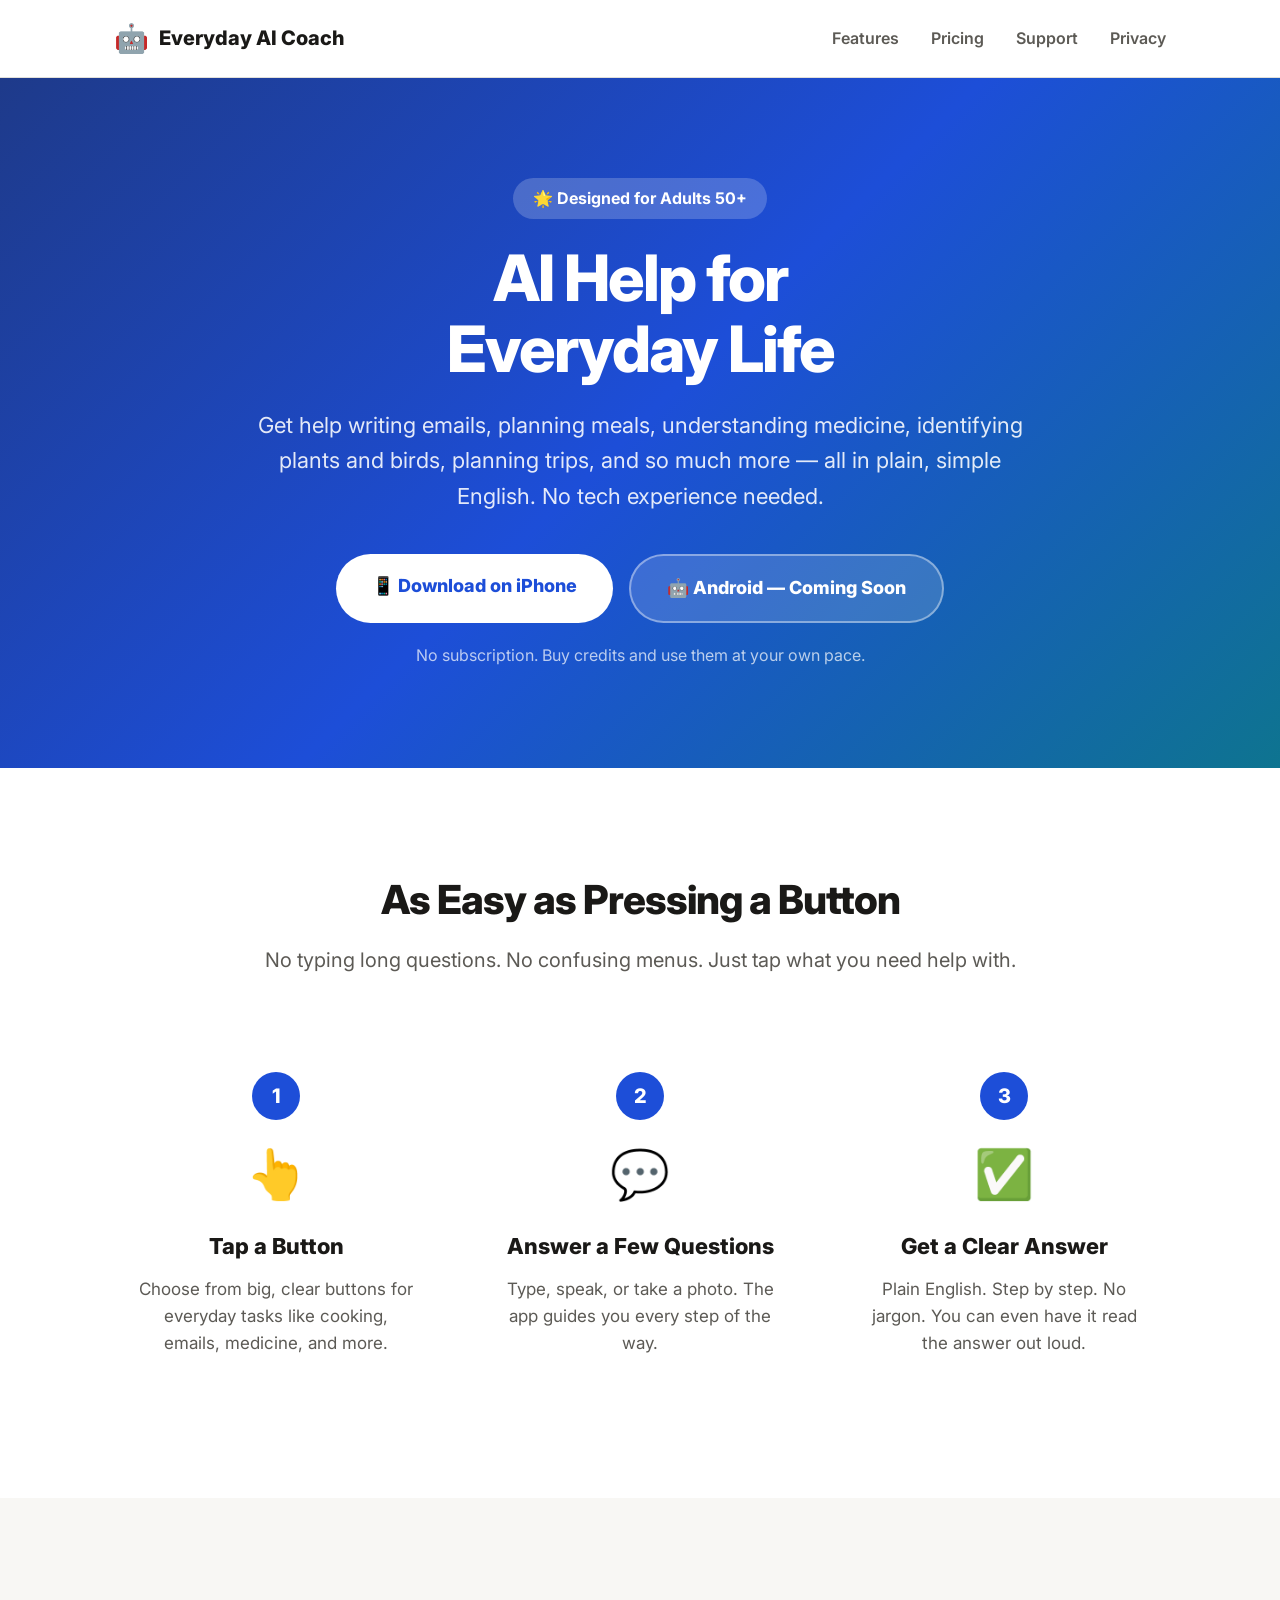
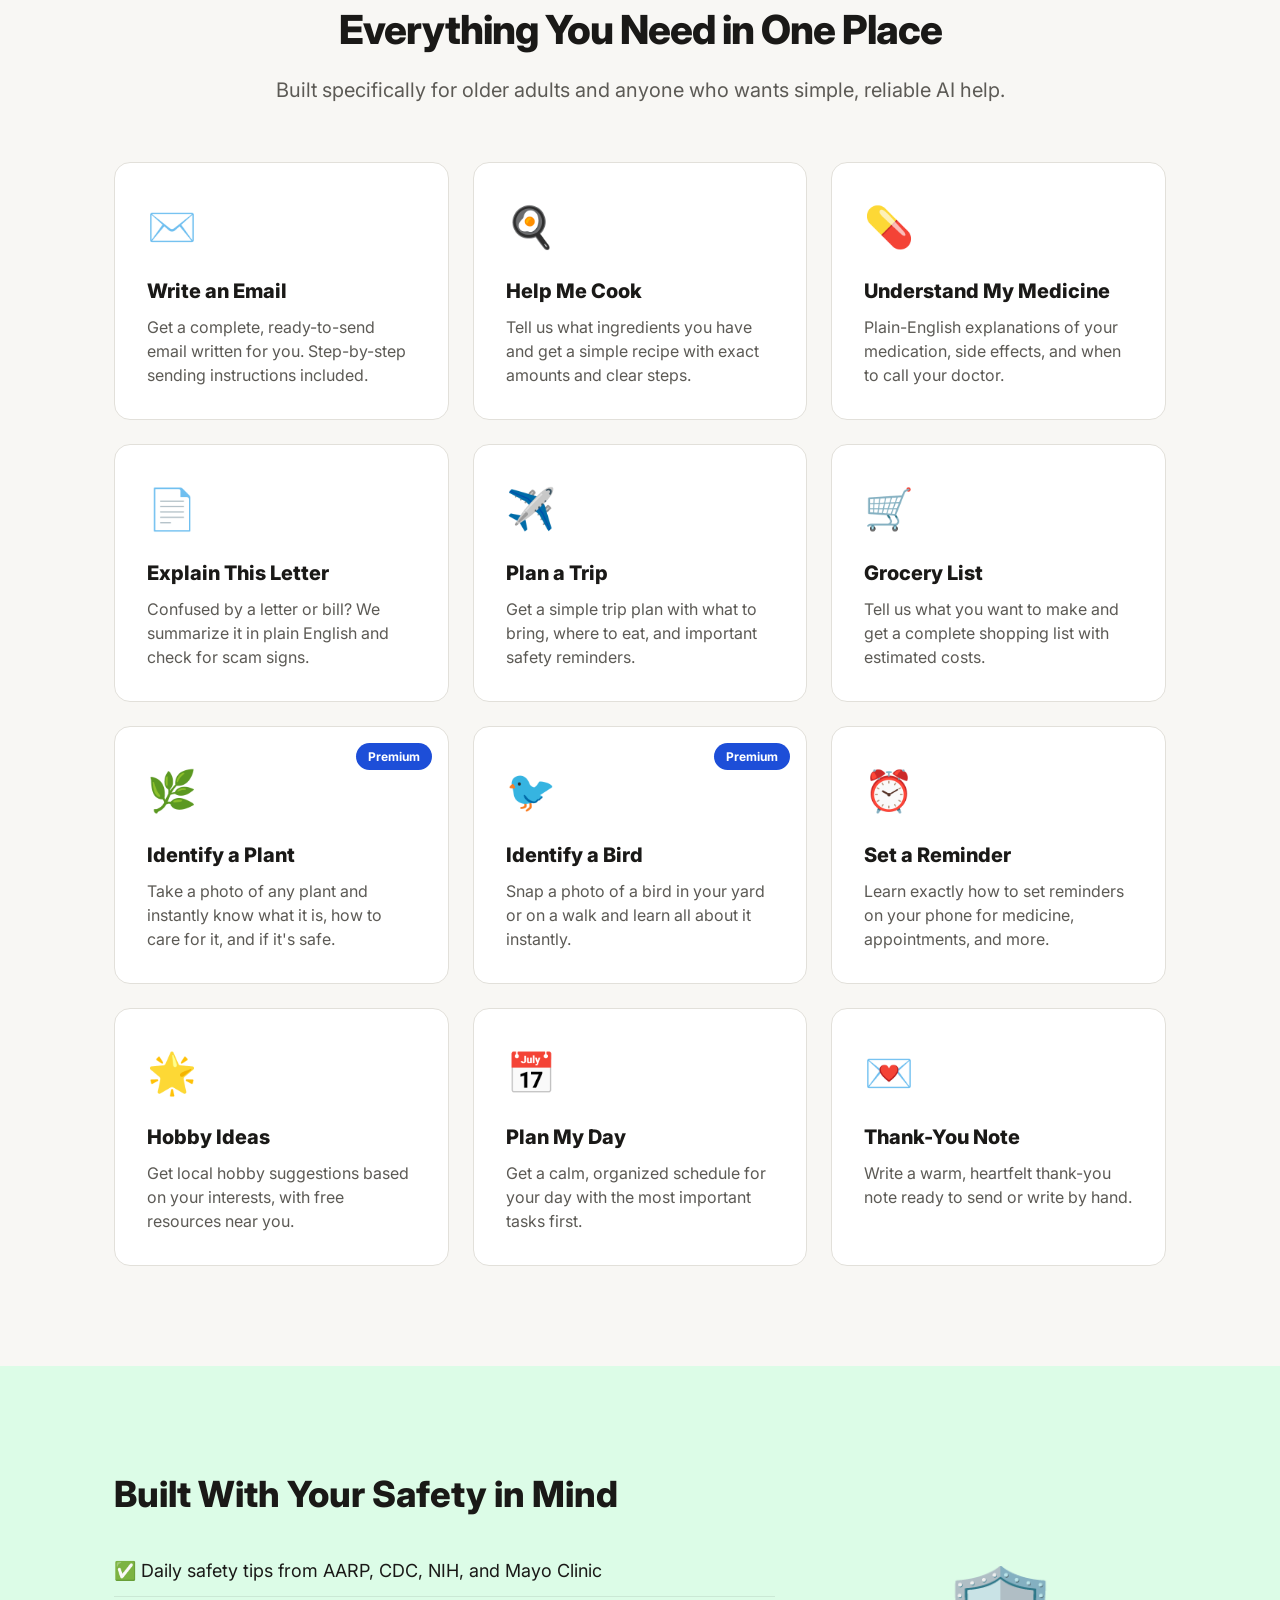
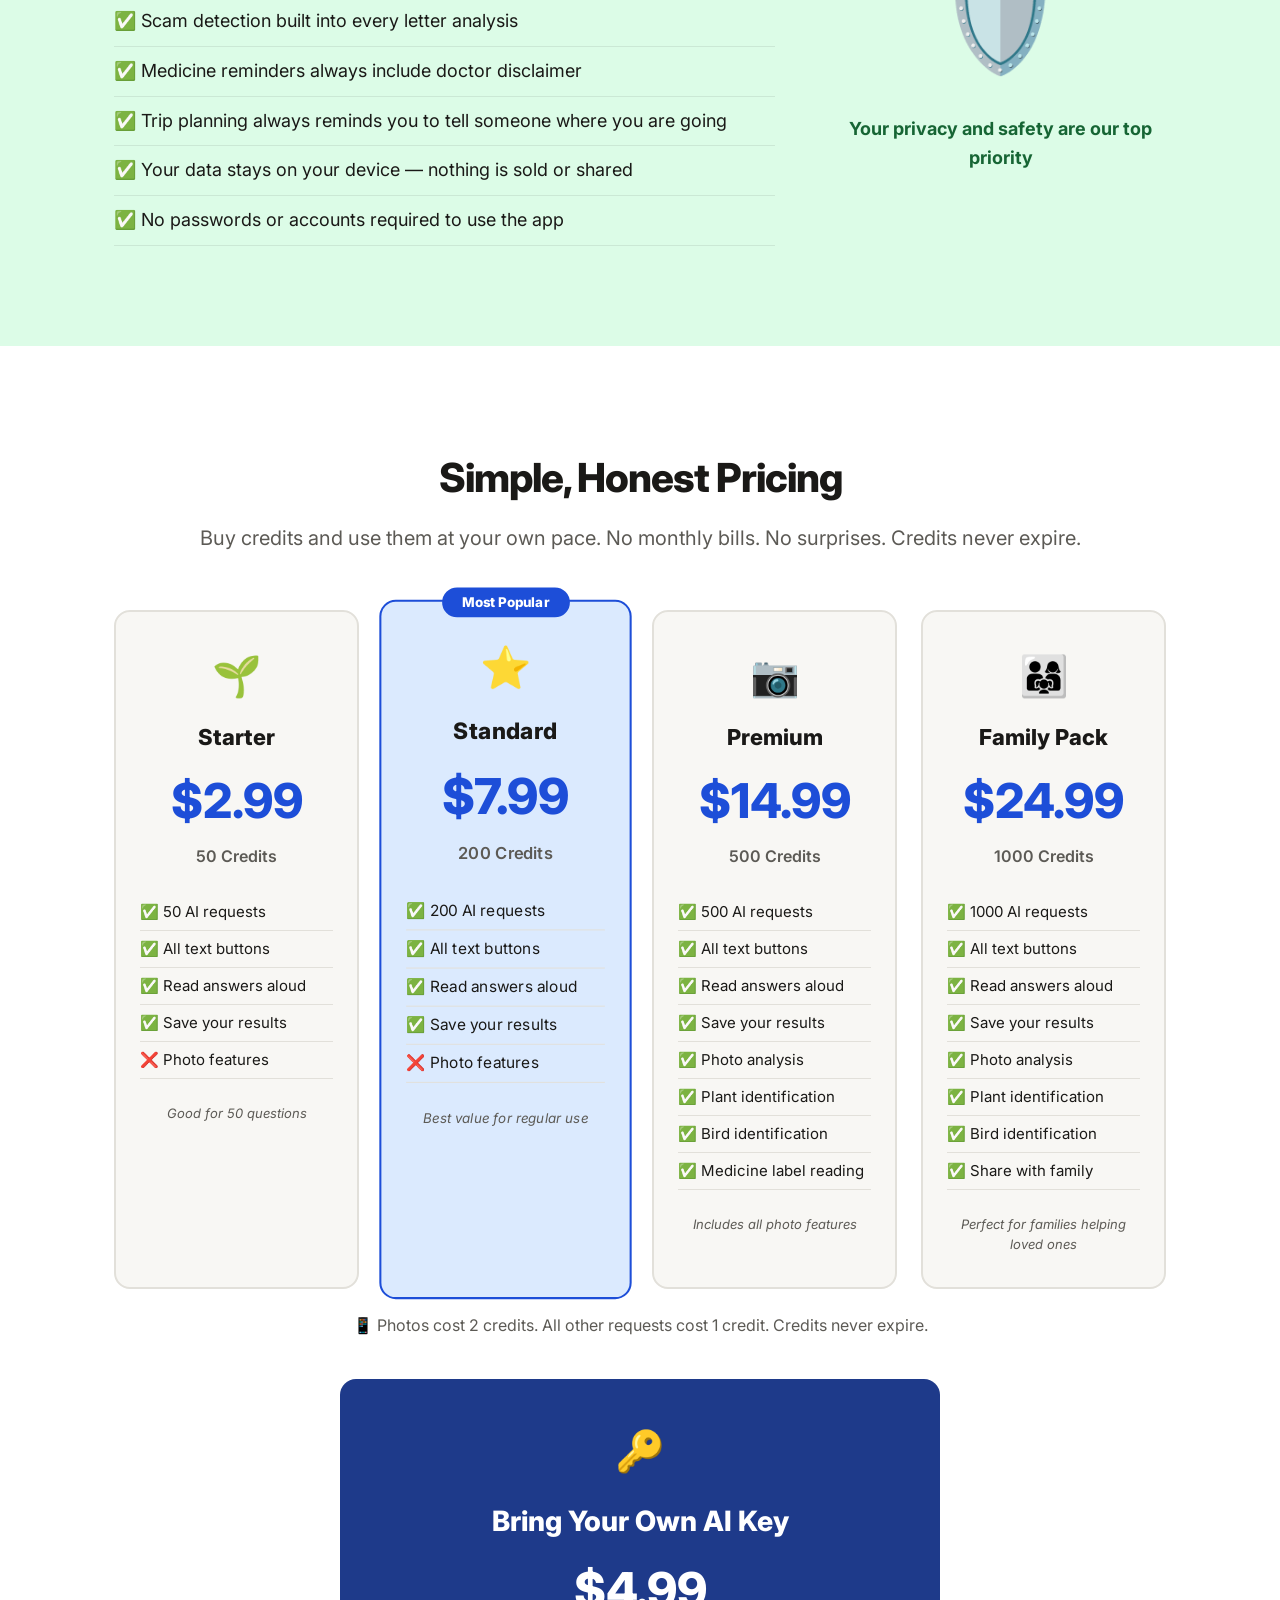
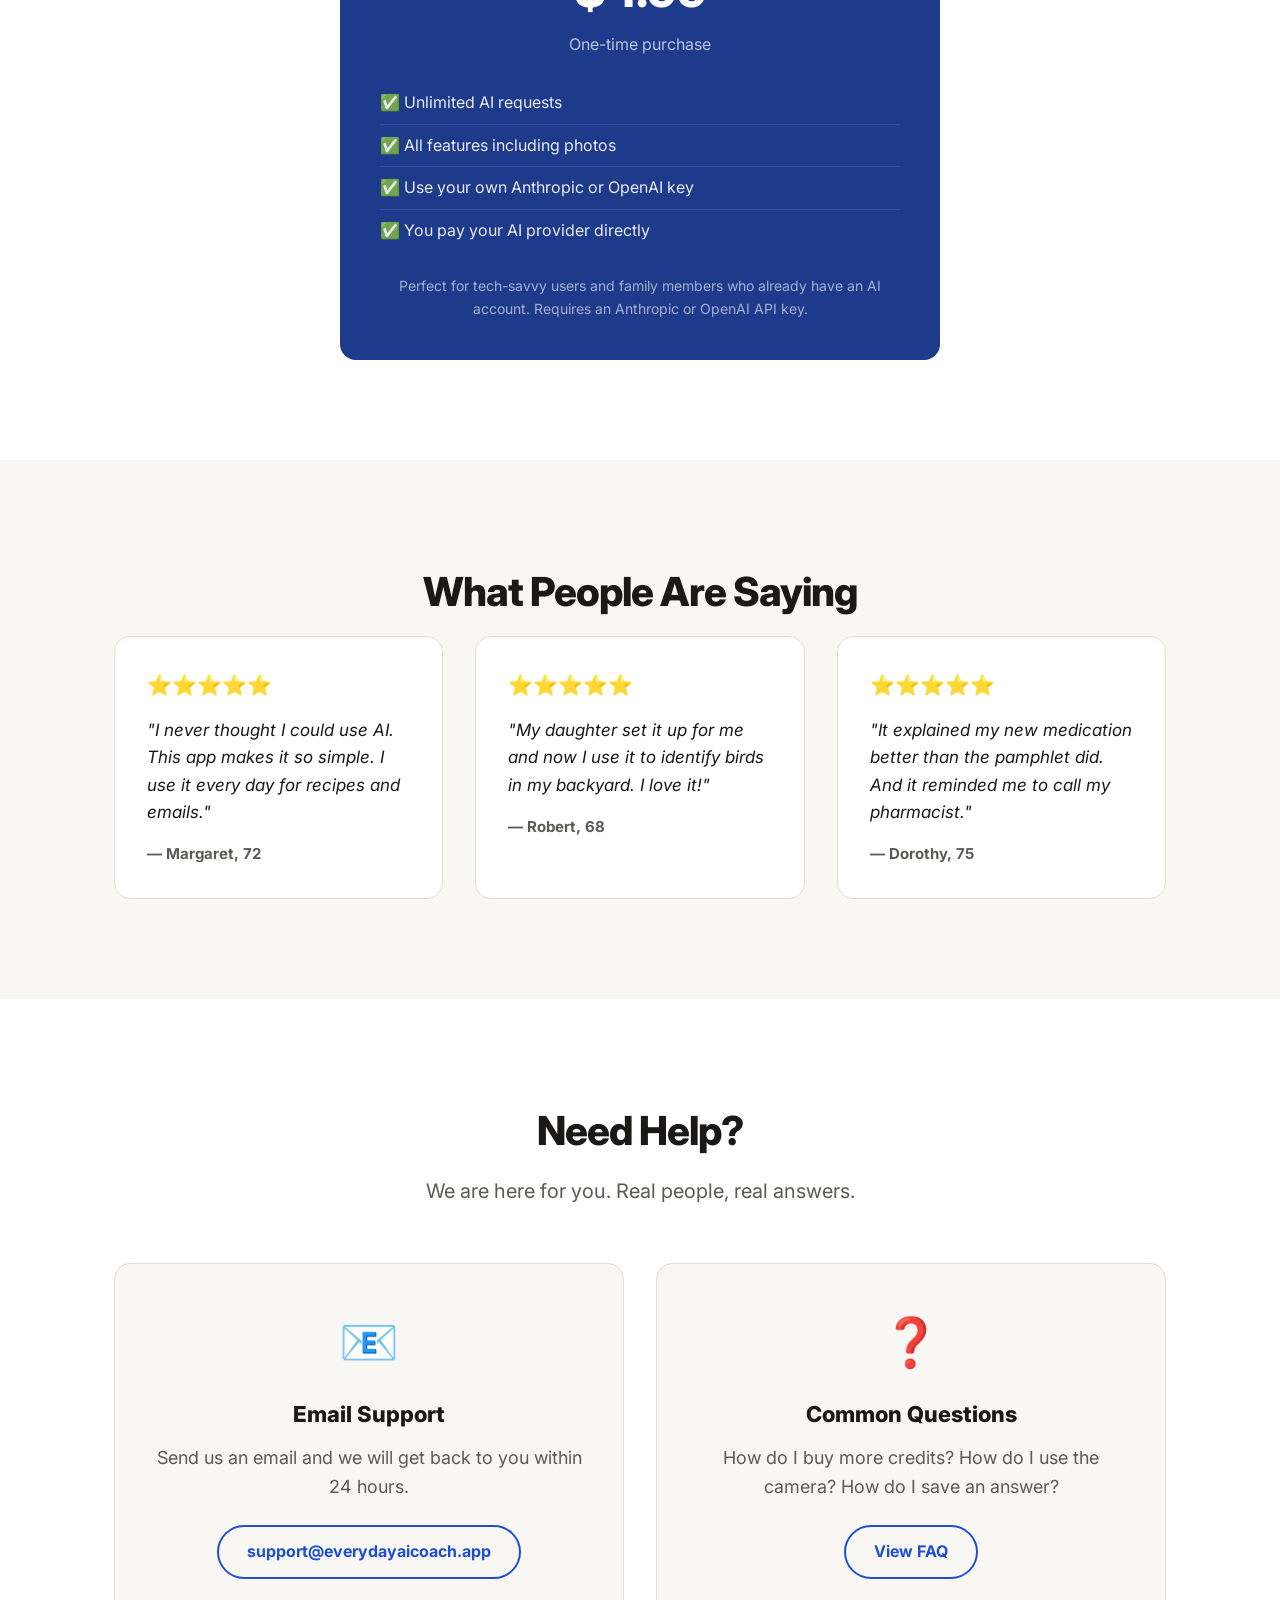
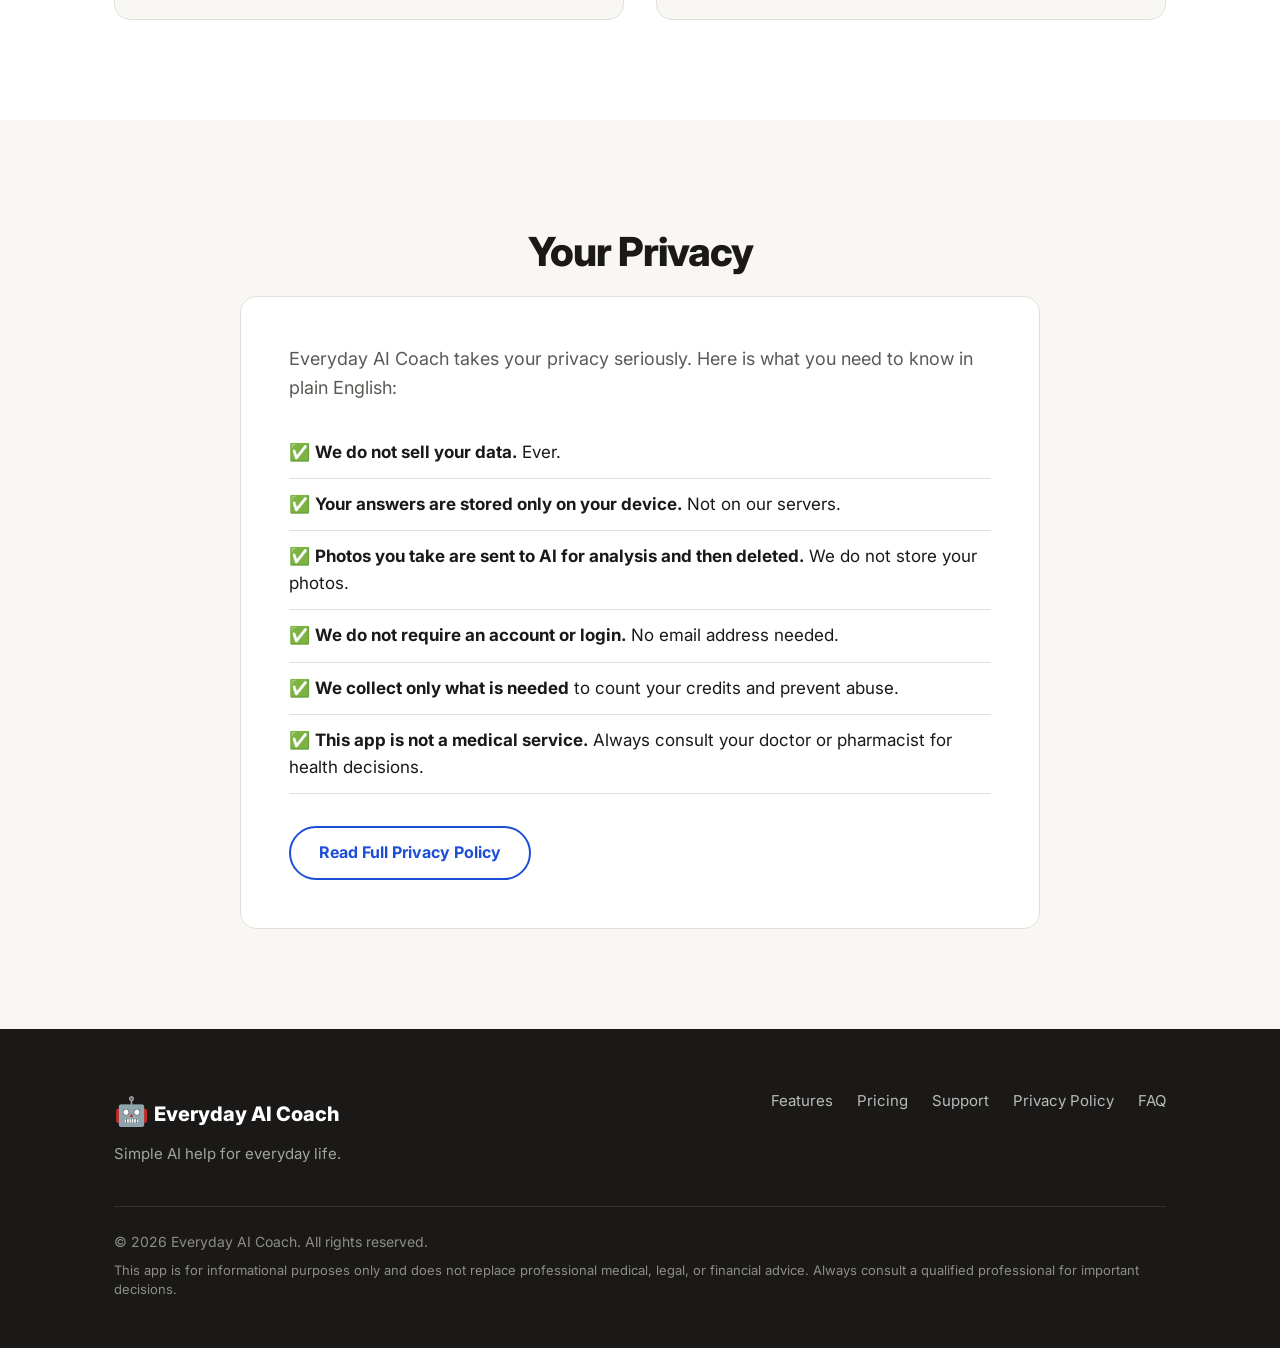
<file: index.html>
<!DOCTYPE html>
<html lang="en">
<head>
  <meta charset="UTF-8" />
  <meta name="viewport" content="width=device-width, initial-scale=1.0" />
  <meta name="description" content="Everyday AI Coach — A simple AI assistant for older adults. Get help with emails, recipes, medicine, travel, and more. No tech experience needed." />
  <title>Everyday AI Coach — AI Help for Everyday Life</title>
  <link rel="stylesheet" href="styles.css" />
  <link rel="preconnect" href="https://fonts.googleapis.com" />
  <link href="https://fonts.googleapis.com/css2?family=Inter:wght@400;600;700;800&display=swap" rel="stylesheet" />
</head>
<body>

  <!-- NAV -->
  <nav class="nav">
    <div class="nav-inner">
      <div class="nav-logo">
        <span class="nav-emoji">🤖</span>
        <span class="nav-name">Everyday AI Coach</span>
      </div>
      <div class="nav-links">
        <a href="#features">Features</a>
        <a href="#pricing">Pricing</a>
        <a href="#support">Support</a>
        <a href="#privacy">Privacy</a>
      </div>
    </div>
  </nav>

  <!-- HERO -->
  <section class="hero">
    <div class="hero-inner">
      <div class="hero-badge">🌟 Designed for Adults 50+</div>
      <h1 class="hero-title">AI Help for<br/>Everyday Life</h1>
      <p class="hero-subtitle">
        Get help writing emails, planning meals, understanding medicine, 
        identifying plants and birds, planning trips, and so much more — 
        all in plain, simple English. No tech experience needed.
      </p>
      <div class="hero-buttons">
        <a href="#" class="btn-primary">📱 Download on iPhone</a>
        <a href="#" class="btn-secondary">🤖 Android — Coming Soon</a>
      </div>
      <p class="hero-note">No subscription. Buy credits and use them at your own pace.</p>
    </div>
  </section>

  <!-- HOW IT WORKS -->
  <section class="how" id="how">
    <div class="container">
      <h2 class="section-title">As Easy as Pressing a Button</h2>
      <p class="section-sub">No typing long questions. No confusing menus. Just tap what you need help with.</p>
      <div class="steps">
        <div class="step">
          <div class="step-num">1</div>
          <div class="step-icon">👆</div>
          <h3>Tap a Button</h3>
          <p>Choose from big, clear buttons for everyday tasks like cooking, emails, medicine, and more.</p>
        </div>
        <div class="step">
          <div class="step-num">2</div>
          <div class="step-icon">💬</div>
          <h3>Answer a Few Questions</h3>
          <p>Type, speak, or take a photo. The app guides you every step of the way.</p>
        </div>
        <div class="step">
          <div class="step-num">3</div>
          <div class="step-icon">✅</div>
          <h3>Get a Clear Answer</h3>
          <p>Plain English. Step by step. No jargon. You can even have it read the answer out loud.</p>
        </div>
      </div>
    </div>
  </section>

  <!-- FEATURES -->
  <section class="features" id="features">
    <div class="container">
      <h2 class="section-title">Everything You Need in One Place</h2>
      <p class="section-sub">Built specifically for older adults and anyone who wants simple, reliable AI help.</p>
      <div class="features-grid">
        <div class="feature-card">
          <div class="feature-emoji">✉️</div>
          <h3>Write an Email</h3>
          <p>Get a complete, ready-to-send email written for you. Step-by-step sending instructions included.</p>
        </div>
        <div class="feature-card">
          <div class="feature-emoji">🍳</div>
          <h3>Help Me Cook</h3>
          <p>Tell us what ingredients you have and get a simple recipe with exact amounts and clear steps.</p>
        </div>
        <div class="feature-card">
          <div class="feature-emoji">💊</div>
          <h3>Understand My Medicine</h3>
          <p>Plain-English explanations of your medication, side effects, and when to call your doctor.</p>
        </div>
        <div class="feature-card">
          <div class="feature-emoji">📄</div>
          <h3>Explain This Letter</h3>
          <p>Confused by a letter or bill? We summarize it in plain English and check for scam signs.</p>
        </div>
        <div class="feature-card">
          <div class="feature-emoji">✈️</div>
          <h3>Plan a Trip</h3>
          <p>Get a simple trip plan with what to bring, where to eat, and important safety reminders.</p>
        </div>
        <div class="feature-card">
          <div class="feature-emoji">🛒</div>
          <h3>Grocery List</h3>
          <p>Tell us what you want to make and get a complete shopping list with estimated costs.</p>
        </div>
        <div class="feature-card">
          <div class="feature-emoji">🌿</div>
          <h3>Identify a Plant</h3>
          <p>Take a photo of any plant and instantly know what it is, how to care for it, and if it's safe.</p>
          <span class="premium-badge">Premium</span>
        </div>
        <div class="feature-card">
          <div class="feature-emoji">🐦</div>
          <h3>Identify a Bird</h3>
          <p>Snap a photo of a bird in your yard or on a walk and learn all about it instantly.</p>
          <span class="premium-badge">Premium</span>
        </div>
        <div class="feature-card">
          <div class="feature-emoji">⏰</div>
          <h3>Set a Reminder</h3>
          <p>Learn exactly how to set reminders on your phone for medicine, appointments, and more.</p>
        </div>
        <div class="feature-card">
          <div class="feature-emoji">🌟</div>
          <h3>Hobby Ideas</h3>
          <p>Get local hobby suggestions based on your interests, with free resources near you.</p>
        </div>
        <div class="feature-card">
          <div class="feature-emoji">📅</div>
          <h3>Plan My Day</h3>
          <p>Get a calm, organized schedule for your day with the most important tasks first.</p>
        </div>
        <div class="feature-card">
          <div class="feature-emoji">💌</div>
          <h3>Thank-You Note</h3>
          <p>Write a warm, heartfelt thank-you note ready to send or write by hand.</p>
        </div>
      </div>
    </div>
  </section>

  <!-- SAFETY -->
  <section class="safety">
    <div class="container">
      <div class="safety-inner">
        <div class="safety-text">
          <h2>Built With Your Safety in Mind</h2>
          <ul class="safety-list">
            <li>✅ Daily safety tips from AARP, CDC, NIH, and Mayo Clinic</li>
            <li>✅ Scam detection built into every letter analysis</li>
            <li>✅ Medicine reminders always include doctor disclaimer</li>
            <li>✅ Trip planning always reminds you to tell someone where you are going</li>
            <li>✅ Your data stays on your device — nothing is sold or shared</li>
            <li>✅ No passwords or accounts required to use the app</li>
          </ul>
        </div>
        <div class="safety-badge">
          <div class="shield">🛡️</div>
          <p>Your privacy and safety are our top priority</p>
        </div>
      </div>
    </div>
  </section>

  <!-- PRICING -->
  <section class="pricing" id="pricing">
    <div class="container">
      <h2 class="section-title">Simple, Honest Pricing</h2>
      <p class="section-sub">Buy credits and use them at your own pace. No monthly bills. No surprises. Credits never expire.</p>
      <div class="pricing-grid">
        <div class="price-card">
          <div class="price-emoji">🌱</div>
          <h3>Starter</h3>
          <div class="price">$2.99</div>
          <div class="price-credits">50 Credits</div>
          <ul class="price-features">
            <li>✅ 50 AI requests</li>
            <li>✅ All text buttons</li>
            <li>✅ Read answers aloud</li>
            <li>✅ Save your results</li>
            <li>❌ Photo features</li>
          </ul>
          <p class="price-note">Good for 50 questions</p>
        </div>
        <div class="price-card price-popular">
          <div class="popular-badge">Most Popular</div>
          <div class="price-emoji">⭐</div>
          <h3>Standard</h3>
          <div class="price">$7.99</div>
          <div class="price-credits">200 Credits</div>
          <ul class="price-features">
            <li>✅ 200 AI requests</li>
            <li>✅ All text buttons</li>
            <li>✅ Read answers aloud</li>
            <li>✅ Save your results</li>
            <li>❌ Photo features</li>
          </ul>
          <p class="price-note">Best value for regular use</p>
        </div>
        <div class="price-card">
          <div class="price-emoji">📷</div>
          <h3>Premium</h3>
          <div class="price">$14.99</div>
          <div class="price-credits">500 Credits</div>
          <ul class="price-features">
            <li>✅ 500 AI requests</li>
            <li>✅ All text buttons</li>
            <li>✅ Read answers aloud</li>
            <li>✅ Save your results</li>
            <li>✅ Photo analysis</li>
            <li>✅ Plant identification</li>
            <li>✅ Bird identification</li>
            <li>✅ Medicine label reading</li>
          </ul>
          <p class="price-note">Includes all photo features</p>
        </div>
        <div class="price-card">
          <div class="price-emoji">👨‍👩‍👧</div>
          <h3>Family Pack</h3>
          <div class="price">$24.99</div>
          <div class="price-credits">1000 Credits</div>
          <ul class="price-features">
            <li>✅ 1000 AI requests</li>
            <li>✅ All text buttons</li>
            <li>✅ Read answers aloud</li>
            <li>✅ Save your results</li>
            <li>✅ Photo analysis</li>
            <li>✅ Plant identification</li>
            <li>✅ Bird identification</li>
            <li>✅ Share with family</li>
          </ul>
          <p class="price-note">Perfect for families helping loved ones</p>
        </div>
      </div>
      <p class="pricing-note">📱 Photos cost 2 credits. All other requests cost 1 credit. Credits never expire.</p>

      <div style="max-width:600px;margin:40px auto 0;background:#1E3A8A;border-radius:16px;padding:40px;text-align:center;">
        <div style="font-size:40px;margin-bottom:16px;">🔑</div>
        <h3 style="font-size:28px;font-weight:800;color:#fff;margin-bottom:8px;">Bring Your Own AI Key</h3>
        <div style="font-size:48px;font-weight:800;color:#fff;margin-bottom:4px;">$4.99</div>
        <div style="font-size:16px;color:rgba(255,255,255,0.7);margin-bottom:24px;">One-time purchase</div>
        <ul style="list-style:none;text-align:left;margin-bottom:24px;">
          <li style="padding:8px 0;font-size:16px;color:rgba(255,255,255,0.9);border-bottom:1px solid rgba(255,255,255,0.1);">✅ Unlimited AI requests</li>
          <li style="padding:8px 0;font-size:16px;color:rgba(255,255,255,0.9);border-bottom:1px solid rgba(255,255,255,0.1);">✅ All features including photos</li>
          <li style="padding:8px 0;font-size:16px;color:rgba(255,255,255,0.9);border-bottom:1px solid rgba(255,255,255,0.1);">✅ Use your own Anthropic or OpenAI key</li>
          <li style="padding:8px 0;font-size:16px;color:rgba(255,255,255,0.9);">✅ You pay your AI provider directly</li>
        </ul>
        <p style="color:rgba(255,255,255,0.6);font-size:14px;">Perfect for tech-savvy users and family members who already have an AI account. Requires an Anthropic or OpenAI API key.</p>
      </div>
    </div>
  </section>

  <!-- TESTIMONIALS -->
  <section class="testimonials">
    <div class="container">
      <h2 class="section-title">What People Are Saying</h2>
      <div class="testimonials-grid">
        <div class="testimonial">
          <div class="testimonial-stars">⭐⭐⭐⭐⭐</div>
          <p>"I never thought I could use AI. This app makes it so simple. I use it every day for recipes and emails."</p>
          <div class="testimonial-name">— Margaret, 72</div>
        </div>
        <div class="testimonial">
          <div class="testimonial-stars">⭐⭐⭐⭐⭐</div>
          <p>"My daughter set it up for me and now I use it to identify birds in my backyard. I love it!"</p>
          <div class="testimonial-name">— Robert, 68</div>
        </div>
        <div class="testimonial">
          <div class="testimonial-stars">⭐⭐⭐⭐⭐</div>
          <p>"It explained my new medication better than the pamphlet did. And it reminded me to call my pharmacist."</p>
          <div class="testimonial-name">— Dorothy, 75</div>
        </div>
      </div>
    </div>
  </section>

  <!-- SUPPORT -->
  <section class="support" id="support">
    <div class="container">
      <h2 class="section-title">Need Help?</h2>
      <p class="section-sub">We are here for you. Real people, real answers.</p>
      <div class="support-options">
        <div class="support-card">
          <div class="support-emoji">📧</div>
          <h3>Email Support</h3>
          <p>Send us an email and we will get back to you within 24 hours.</p>
          <a href="mailto:support@everydayaicoach.app" class="btn-outline">support@everydayaicoach.app</a>
        </div>
        <div class="support-card">
          <div class="support-emoji">❓</div>
          <h3>Common Questions</h3>
          <p>How do I buy more credits? How do I use the camera? How do I save an answer?</p>
          <a href="faq.html" class="btn-outline">View FAQ</a>
        </div>
      </div>
    </div>
  </section>

  <!-- PRIVACY -->
  <section class="privacy-section" id="privacy">
    <div class="container">
      <h2 class="section-title">Your Privacy</h2>
      <div class="privacy-inner">
        <p>Everyday AI Coach takes your privacy seriously. Here is what you need to know in plain English:</p>
        <ul class="privacy-list">
          <li>✅ <strong>We do not sell your data.</strong> Ever.</li>
          <li>✅ <strong>Your answers are stored only on your device.</strong> Not on our servers.</li>
          <li>✅ <strong>Photos you take are sent to AI for analysis and then deleted.</strong> We do not store your photos.</li>
          <li>✅ <strong>We do not require an account or login.</strong> No email address needed.</li>
          <li>✅ <strong>We collect only what is needed</strong> to count your credits and prevent abuse.</li>
          <li>✅ <strong>This app is not a medical service.</strong> Always consult your doctor or pharmacist for health decisions.</li>
        </ul>
        <a href="#privacy" class="btn-outline">Read Full Privacy Policy</a>
      </div>
    </div>
  </section>

  <!-- FOOTER -->
  <footer class="footer">
    <div class="container">
      <div class="footer-inner">
        <div class="footer-brand">
          <span class="nav-emoji">🤖</span>
          <span class="nav-name">Everyday AI Coach</span>
          <p>Simple AI help for everyday life.</p>
        </div>
        <div class="footer-links">
          <a href="#features">Features</a>
          <a href="#pricing">Pricing</a>
          <a href="#support">Support</a>
          <a href="privacy.html">Privacy Policy</a>
          <a href="faq.html">FAQ</a>
        </div>
      </div>
      <div class="footer-bottom">
        <p>© 2026 Everyday AI Coach. All rights reserved.</p>
        <p class="footer-disclaimer">This app is for informational purposes only and does not replace professional medical, legal, or financial advice. Always consult a qualified professional for important decisions.</p>
      </div>
    </div>
  </footer>

</body>
</html>
</file>
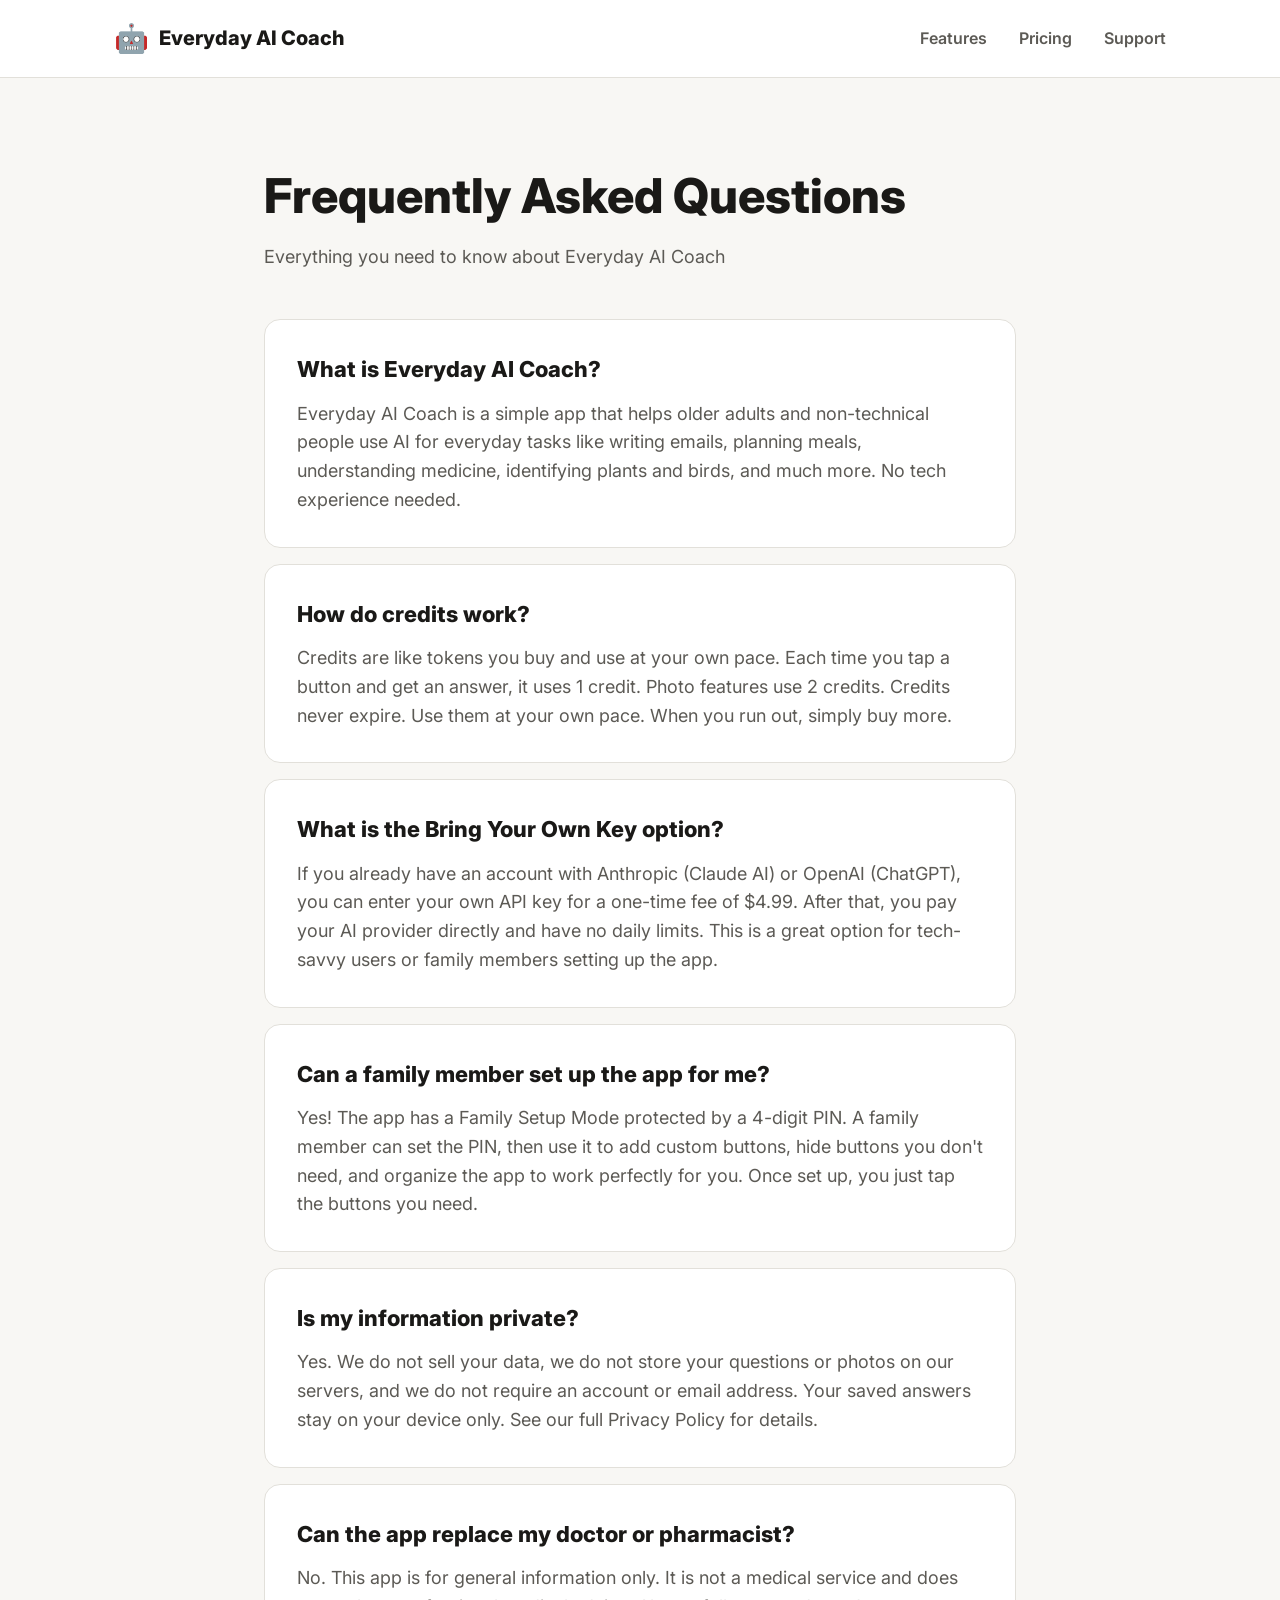
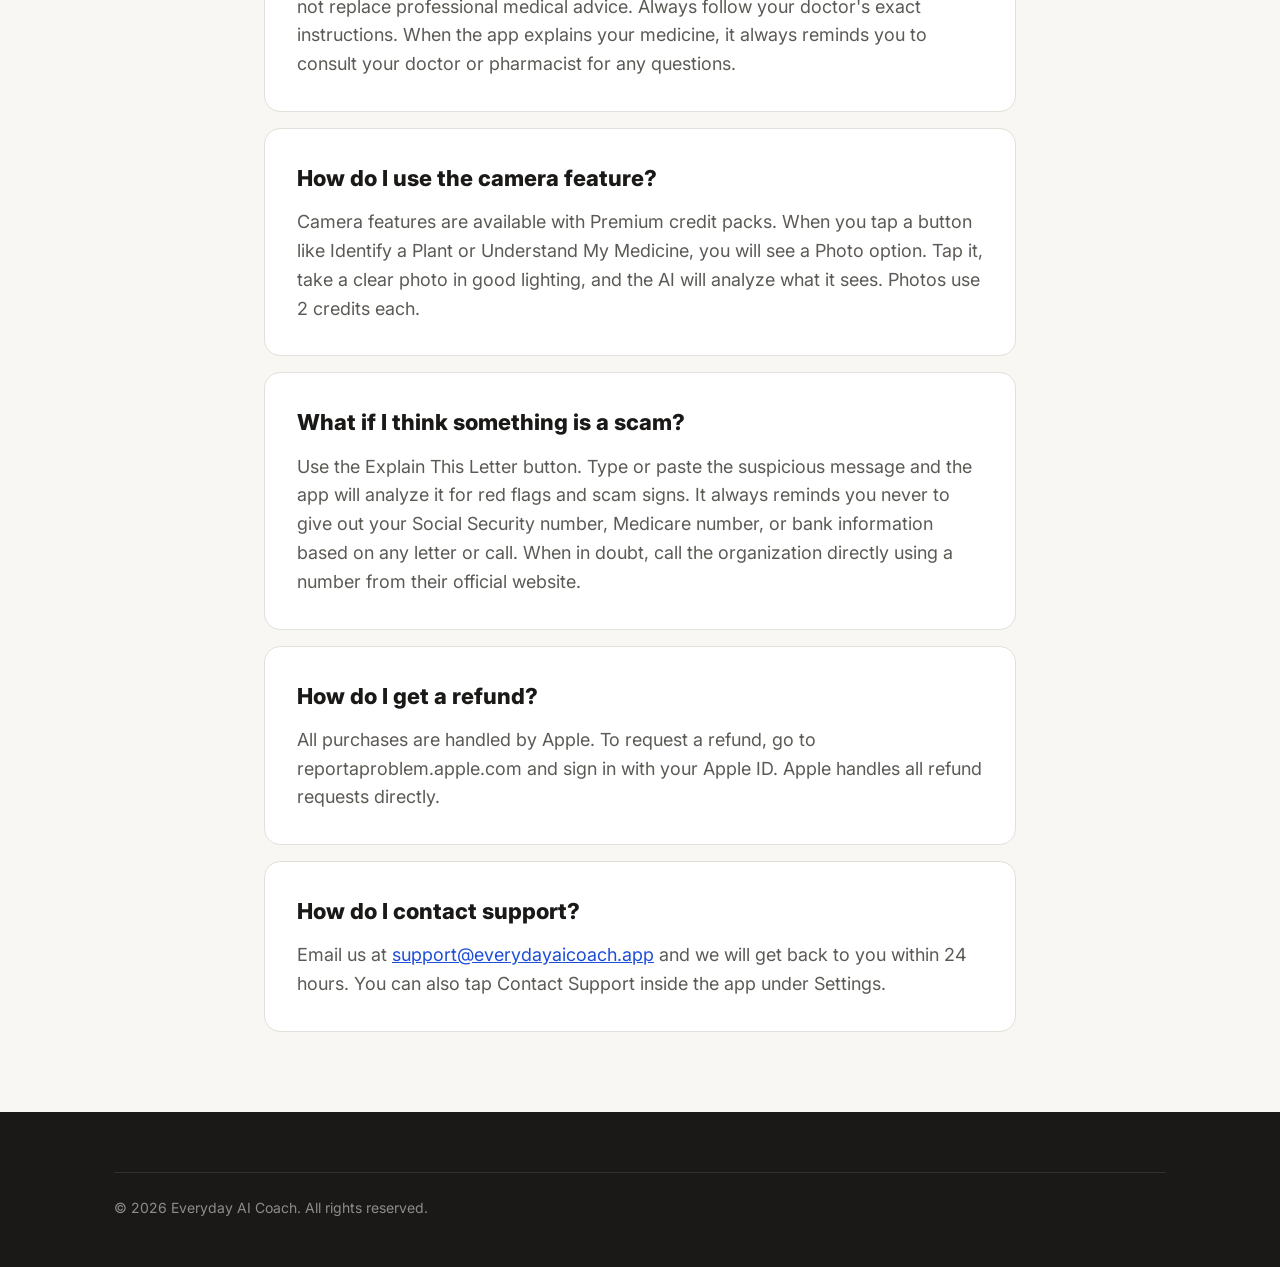
<file: faq.html>
<!DOCTYPE html>
<html lang="en">
<head>
  <meta charset="UTF-8" />
  <meta name="viewport" content="width=device-width, initial-scale=1.0" />
  <title>FAQ — Everyday AI Coach</title>
  <link rel="stylesheet" href="styles.css" />
  <link href="https://fonts.googleapis.com/css2?family=Inter:wght@400;600;700;800&display=swap" rel="stylesheet" />
</head>
<body>
  <nav class="nav">
    <div class="nav-inner">
      <div class="nav-logo">
        <a href="index.html" style="display:flex;align-items:center;gap:10px;text-decoration:none;">
          <span class="nav-emoji">🤖</span>
          <span class="nav-name">Everyday AI Coach</span>
        </a>
      </div>
      <div class="nav-links">
        <a href="index.html#features">Features</a>
        <a href="index.html#pricing">Pricing</a>
        <a href="index.html#support">Support</a>
      </div>
    </div>
  </nav>

  <section style="padding: 80px 24px;">
    <div class="container" style="max-width: 800px;">
      <h1 style="font-size:48px;font-weight:800;margin-bottom:8px;">Frequently Asked Questions</h1>
      <p style="color:#5C5A55;margin-bottom:48px;">Everything you need to know about Everyday AI Coach</p>

      <div style="display:flex;flex-direction:column;gap:16px;">

        <div style="background:#fff;border-radius:16px;padding:32px;border:1px solid #E2E0DA;">
          <h2 style="font-size:22px;font-weight:800;margin-bottom:12px;">What is Everyday AI Coach?</h2>
          <p style="color:#5C5A55;line-height:1.6;">Everyday AI Coach is a simple app that helps older adults and non-technical people use AI for everyday tasks like writing emails, planning meals, understanding medicine, identifying plants and birds, and much more. No tech experience needed.</p>
        </div>

        <div style="background:#fff;border-radius:16px;padding:32px;border:1px solid #E2E0DA;">
          <h2 style="font-size:22px;font-weight:800;margin-bottom:12px;">How do credits work?</h2>
          <p style="color:#5C5A55;line-height:1.6;">Credits are like tokens you buy and use at your own pace. Each time you tap a button and get an answer, it uses 1 credit. Photo features use 2 credits. Credits never expire. Use them at your own pace. When you run out, simply buy more.</p>
        </div>

        <div style="background:#fff;border-radius:16px;padding:32px;border:1px solid #E2E0DA;">
          <h2 style="font-size:22px;font-weight:800;margin-bottom:12px;">What is the Bring Your Own Key option?</h2>
          <p style="color:#5C5A55;line-height:1.6;">If you already have an account with Anthropic (Claude AI) or OpenAI (ChatGPT), you can enter your own API key for a one-time fee of $4.99. After that, you pay your AI provider directly and have no daily limits. This is a great option for tech-savvy users or family members setting up the app.</p>
        </div>

        <div style="background:#fff;border-radius:16px;padding:32px;border:1px solid #E2E0DA;">
          <h2 style="font-size:22px;font-weight:800;margin-bottom:12px;">Can a family member set up the app for me?</h2>
          <p style="color:#5C5A55;line-height:1.6;">Yes! The app has a Family Setup Mode protected by a 4-digit PIN. A family member can set the PIN, then use it to add custom buttons, hide buttons you don't need, and organize the app to work perfectly for you. Once set up, you just tap the buttons you need.</p>
        </div>

        <div style="background:#fff;border-radius:16px;padding:32px;border:1px solid #E2E0DA;">
          <h2 style="font-size:22px;font-weight:800;margin-bottom:12px;">Is my information private?</h2>
          <p style="color:#5C5A55;line-height:1.6;">Yes. We do not sell your data, we do not store your questions or photos on our servers, and we do not require an account or email address. Your saved answers stay on your device only. See our full Privacy Policy for details.</p>
        </div>

        <div style="background:#fff;border-radius:16px;padding:32px;border:1px solid #E2E0DA;">
          <h2 style="font-size:22px;font-weight:800;margin-bottom:12px;">Can the app replace my doctor or pharmacist?</h2>
          <p style="color:#5C5A55;line-height:1.6;">No. This app is for general information only. It is not a medical service and does not replace professional medical advice. Always follow your doctor's exact instructions. When the app explains your medicine, it always reminds you to consult your doctor or pharmacist for any questions.</p>
        </div>

        <div style="background:#fff;border-radius:16px;padding:32px;border:1px solid #E2E0DA;">
          <h2 style="font-size:22px;font-weight:800;margin-bottom:12px;">How do I use the camera feature?</h2>
          <p style="color:#5C5A55;line-height:1.6;">Camera features are available with Premium credit packs. When you tap a button like Identify a Plant or Understand My Medicine, you will see a Photo option. Tap it, take a clear photo in good lighting, and the AI will analyze what it sees. Photos use 2 credits each.</p>
        </div>

        <div style="background:#fff;border-radius:16px;padding:32px;border:1px solid #E2E0DA;">
          <h2 style="font-size:22px;font-weight:800;margin-bottom:12px;">What if I think something is a scam?</h2>
          <p style="color:#5C5A55;line-height:1.6;">Use the Explain This Letter button. Type or paste the suspicious message and the app will analyze it for red flags and scam signs. It always reminds you never to give out your Social Security number, Medicare number, or bank information based on any letter or call. When in doubt, call the organization directly using a number from their official website.</p>
        </div>

        <div style="background:#fff;border-radius:16px;padding:32px;border:1px solid #E2E0DA;">
          <h2 style="font-size:22px;font-weight:800;margin-bottom:12px;">How do I get a refund?</h2>
          <p style="color:#5C5A55;line-height:1.6;">All purchases are handled by Apple. To request a refund, go to reportaproblem.apple.com and sign in with your Apple ID. Apple handles all refund requests directly.</p>
        </div>

        <div style="background:#fff;border-radius:16px;padding:32px;border:1px solid #E2E0DA;">
          <h2 style="font-size:22px;font-weight:800;margin-bottom:12px;">How do I contact support?</h2>
          <p style="color:#5C5A55;line-height:1.6;">Email us at <a href="mailto:support@everydayaicoach.app" style="color:#1D4ED8;">support@everydayaicoach.app</a> and we will get back to you within 24 hours. You can also tap Contact Support inside the app under Settings.</p>
        </div>

      </div>
    </div>
  </section>

  <footer class="footer">
    <div class="container">
      <div class="footer-bottom">
        <p>© 2026 Everyday AI Coach. All rights reserved.</p>
      </div>
    </div>
  </footer>
</body>
</html>
</file>
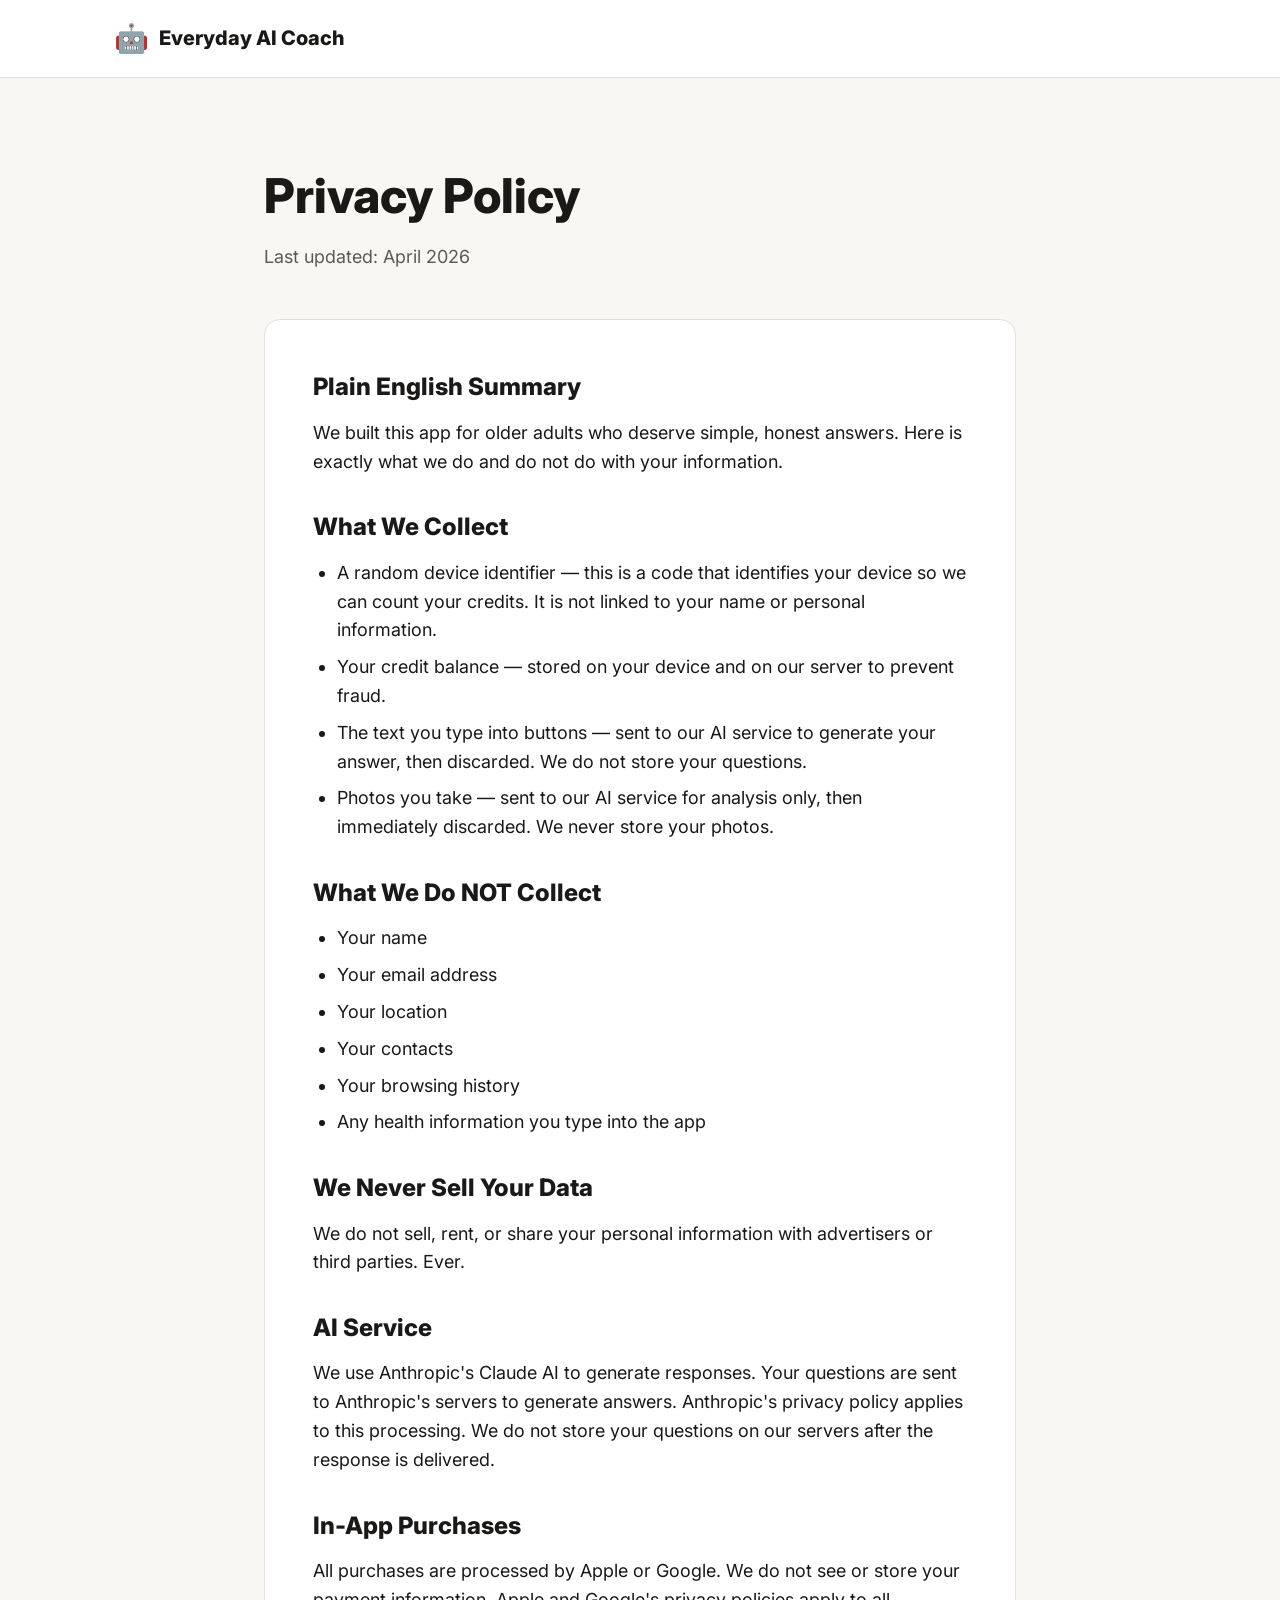
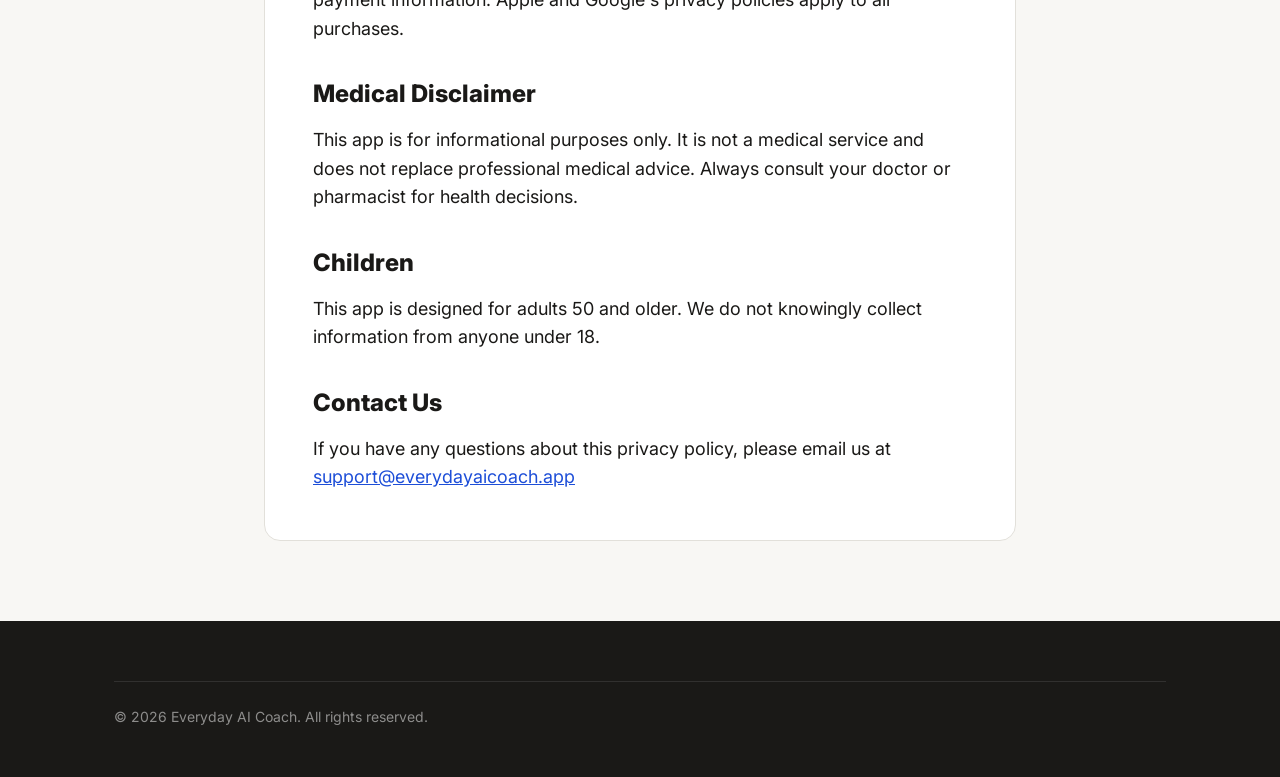
<file: privacy.html>
<!DOCTYPE html>
<html lang="en">
<head>
  <meta charset="UTF-8" />
  <meta name="viewport" content="width=device-width, initial-scale=1.0" />
  <title>Privacy Policy — Everyday AI Coach</title>
  <link rel="stylesheet" href="styles.css" />
  <link href="https://fonts.googleapis.com/css2?family=Inter:wght@400;600;700;800&display=swap" rel="stylesheet" />
</head>
<body>
  <nav class="nav">
    <div class="nav-inner">
      <div class="nav-logo">
        <a href="index.html" style="display:flex;align-items:center;gap:10px;text-decoration:none;">
          <span class="nav-emoji">🤖</span>
          <span class="nav-name">Everyday AI Coach</span>
        </a>
      </div>
    </div>
  </nav>

  <section style="padding: 80px 24px;">
    <div class="container" style="max-width: 800px;">
      <h1 style="font-size:48px;font-weight:800;margin-bottom:8px;">Privacy Policy</h1>
      <p style="color:#5C5A55;margin-bottom:48px;">Last updated: April 2026</p>

      <div style="background:#fff;border-radius:16px;padding:48px;border:1px solid #E2E0DA;">

        <h2 style="font-size:24px;font-weight:800;margin-bottom:12px;">Plain English Summary</h2>
        <p style="margin-bottom:32px;">We built this app for older adults who deserve simple, honest answers. Here is exactly what we do and do not do with your information.</p>

        <h2 style="font-size:24px;font-weight:800;margin-bottom:12px;">What We Collect</h2>
        <ul style="margin-bottom:32px;padding-left:24px;">
          <li style="margin-bottom:8px;">A random device identifier — this is a code that identifies your device so we can count your credits. It is not linked to your name or personal information.</li>
          <li style="margin-bottom:8px;">Your credit balance — stored on your device and on our server to prevent fraud.</li>
          <li style="margin-bottom:8px;">The text you type into buttons — sent to our AI service to generate your answer, then discarded. We do not store your questions.</li>
          <li style="margin-bottom:8px;">Photos you take — sent to our AI service for analysis only, then immediately discarded. We never store your photos.</li>
        </ul>

        <h2 style="font-size:24px;font-weight:800;margin-bottom:12px;">What We Do NOT Collect</h2>
        <ul style="margin-bottom:32px;padding-left:24px;">
          <li style="margin-bottom:8px;">Your name</li>
          <li style="margin-bottom:8px;">Your email address</li>
          <li style="margin-bottom:8px;">Your location</li>
          <li style="margin-bottom:8px;">Your contacts</li>
          <li style="margin-bottom:8px;">Your browsing history</li>
          <li style="margin-bottom:8px;">Any health information you type into the app</li>
        </ul>

        <h2 style="font-size:24px;font-weight:800;margin-bottom:12px;">We Never Sell Your Data</h2>
        <p style="margin-bottom:32px;">We do not sell, rent, or share your personal information with advertisers or third parties. Ever.</p>

        <h2 style="font-size:24px;font-weight:800;margin-bottom:12px;">AI Service</h2>
        <p style="margin-bottom:32px;">We use Anthropic's Claude AI to generate responses. Your questions are sent to Anthropic's servers to generate answers. Anthropic's privacy policy applies to this processing. We do not store your questions on our servers after the response is delivered.</p>

        <h2 style="font-size:24px;font-weight:800;margin-bottom:12px;">In-App Purchases</h2>
        <p style="margin-bottom:32px;">All purchases are processed by Apple or Google. We do not see or store your payment information. Apple and Google's privacy policies apply to all purchases.</p>

        <h2 style="font-size:24px;font-weight:800;margin-bottom:12px;">Medical Disclaimer</h2>
        <p style="margin-bottom:32px;">This app is for informational purposes only. It is not a medical service and does not replace professional medical advice. Always consult your doctor or pharmacist for health decisions.</p>

        <h2 style="font-size:24px;font-weight:800;margin-bottom:12px;">Children</h2>
        <p style="margin-bottom:32px;">This app is designed for adults 50 and older. We do not knowingly collect information from anyone under 18.</p>

        <h2 style="font-size:24px;font-weight:800;margin-bottom:12px;">Contact Us</h2>
        <p>If you have any questions about this privacy policy, please email us at <a href="mailto:support@everydayaicoach.app" style="color:#1D4ED8;">support@everydayaicoach.app</a></p>
      </div>
    </div>
  </section>

  <footer class="footer">
    <div class="container">
      <div class="footer-bottom">
        <p>© 2026 Everyday AI Coach. All rights reserved.</p>
      </div>
    </div>
  </footer>
</body>
</html>
</file>
<file: styles.css>
* { margin: 0; padding: 0; box-sizing: border-box; }

:root {
  --primary: #1D4ED8;
  --primary-dark: #1E3A8A;
  --primary-light: #DBEAFE;
  --text: #1A1917;
  --text-secondary: #5C5A55;
  --background: #F8F7F4;
  --surface: #FFFFFF;
  --border: #E2E0DA;
  --success: #166534;
  --success-light: #DCFCE7;
  --warning: #92400E;
  --radius: 16px;
}

body {
  font-family: 'Inter', sans-serif;
  background: var(--background);
  color: var(--text);
  font-size: 18px;
  line-height: 1.6;
}

.container { max-width: 1100px; margin: 0 auto; padding: 0 24px; }

/* NAV */
.nav {
  background: var(--surface);
  border-bottom: 1px solid var(--border);
  padding: 16px 0;
  position: sticky;
  top: 0;
  z-index: 100;
}
.nav-inner {
  max-width: 1100px;
  margin: 0 auto;
  padding: 0 24px;
  display: flex;
  justify-content: space-between;
  align-items: center;
}
.nav-logo { display: flex; align-items: center; gap: 10px; }
.nav-emoji { font-size: 28px; }
.nav-name { font-size: 20px; font-weight: 800; color: var(--text); }
.nav-links { display: flex; gap: 32px; }
.nav-links a { color: var(--text-secondary); text-decoration: none; font-weight: 600; font-size: 16px; }
.nav-links a:hover { color: var(--primary); }

/* HERO */
.hero {
  background: linear-gradient(135deg, #1E3A8A 0%, #1D4ED8 50%, #0E7490 100%);
  padding: 100px 24px;
  text-align: center;
}
.hero-inner { max-width: 800px; margin: 0 auto; }
.hero-badge {
  display: inline-block;
  background: rgba(255,255,255,0.2);
  color: #FFFFFF;
  padding: 8px 20px;
  border-radius: 999px;
  font-size: 16px;
  font-weight: 700;
  margin-bottom: 24px;
}
.hero-title {
  font-size: 64px;
  font-weight: 800;
  color: #FFFFFF;
  line-height: 1.1;
  margin-bottom: 24px;
  letter-spacing: -2px;
}
.hero-subtitle {
  font-size: 22px;
  color: rgba(255,255,255,0.88);
  margin-bottom: 40px;
  line-height: 1.6;
}
.hero-buttons { display: flex; gap: 16px; justify-content: center; flex-wrap: wrap; margin-bottom: 20px; }
.btn-primary {
  background: #FFFFFF;
  color: var(--primary);
  padding: 18px 36px;
  border-radius: 999px;
  font-size: 18px;
  font-weight: 800;
  text-decoration: none;
  transition: transform 0.2s;
}
.btn-primary:hover { transform: translateY(-2px); }
.btn-secondary {
  background: rgba(255,255,255,0.15);
  color: #FFFFFF;
  padding: 18px 36px;
  border-radius: 999px;
  font-size: 18px;
  font-weight: 800;
  text-decoration: none;
  border: 2px solid rgba(255,255,255,0.4);
  transition: transform 0.2s;
}
.btn-secondary:hover { transform: translateY(-2px); }
.hero-note { color: rgba(255,255,255,0.7); font-size: 16px; }

/* SECTIONS */
.section-title { font-size: 40px; font-weight: 800; text-align: center; margin-bottom: 12px; letter-spacing: -1px; }
.section-sub { font-size: 20px; color: var(--text-secondary); text-align: center; margin-bottom: 56px; }

/* HOW IT WORKS */
.how { padding: 100px 0; background: var(--surface); }
.steps { display: grid; grid-template-columns: repeat(3, 1fr); gap: 40px; }
.step { text-align: center; padding: 40px 24px; }
.step-num {
  width: 48px; height: 48px;
  background: var(--primary);
  color: #FFF;
  border-radius: 999px;
  font-size: 20px;
  font-weight: 800;
  display: flex; align-items: center; justify-content: center;
  margin: 0 auto 16px;
}
.step-icon { font-size: 48px; margin-bottom: 16px; }
.step h3 { font-size: 22px; font-weight: 800; margin-bottom: 12px; }
.step p { color: var(--text-secondary); font-size: 17px; }

/* FEATURES */
.features { padding: 100px 0; background: var(--background); }
.features-grid { display: grid; grid-template-columns: repeat(3, 1fr); gap: 24px; }
.feature-card {
  background: var(--surface);
  border-radius: var(--radius);
  padding: 32px;
  border: 1px solid var(--border);
  position: relative;
  transition: transform 0.2s;
}
.feature-card:hover { transform: translateY(-4px); }
.feature-emoji { font-size: 40px; margin-bottom: 16px; }
.feature-card h3 { font-size: 20px; font-weight: 800; margin-bottom: 8px; }
.feature-card p { color: var(--text-secondary); font-size: 16px; line-height: 1.5; }
.premium-badge {
  position: absolute;
  top: 16px; right: 16px;
  background: var(--primary);
  color: #FFF;
  padding: 4px 12px;
  border-radius: 999px;
  font-size: 12px;
  font-weight: 700;
}

/* SAFETY */
.safety { padding: 100px 0; background: var(--success-light); }
.safety-inner { display: grid; grid-template-columns: 2fr 1fr; gap: 60px; align-items: center; }
.safety-text h2 { font-size: 36px; font-weight: 800; margin-bottom: 24px; }
.safety-list { list-style: none; }
.safety-list li { font-size: 18px; padding: 10px 0; border-bottom: 1px solid rgba(0,0,0,0.08); }
.safety-badge { text-align: center; }
.shield { font-size: 100px; margin-bottom: 16px; }
.safety-badge p { font-size: 18px; font-weight: 700; color: var(--success); }

/* PRICING */
.pricing { padding: 100px 0; background: var(--surface); }
.pricing-grid { display: grid; grid-template-columns: repeat(4, 1fr); gap: 24px; margin-bottom: 24px; }
.price-card {
  background: var(--background);
  border-radius: var(--radius);
  padding: 32px 24px;
  border: 2px solid var(--border);
  text-align: center;
  position: relative;
}
.price-popular {
  border-color: var(--primary);
  background: var(--primary-light);
  transform: scale(1.03);
}
.popular-badge {
  position: absolute;
  top: -14px; left: 50%; transform: translateX(-50%);
  background: var(--primary);
  color: #FFF;
  padding: 4px 20px;
  border-radius: 999px;
  font-size: 13px;
  font-weight: 800;
  white-space: nowrap;
}
.price-emoji { font-size: 40px; margin-bottom: 12px; }
.price-card h3 { font-size: 22px; font-weight: 800; margin-bottom: 8px; }
.price { font-size: 48px; font-weight: 800; color: var(--primary); margin-bottom: 4px; }
.price-credits { font-size: 16px; color: var(--text-secondary); margin-bottom: 24px; font-weight: 600; }
.price-features { list-style: none; text-align: left; margin-bottom: 24px; }
.price-features li { padding: 6px 0; font-size: 15px; border-bottom: 1px solid var(--border); }
.price-note { font-size: 13px; color: var(--text-secondary); font-style: italic; }
.pricing-note { text-align: center; color: var(--text-secondary); font-size: 16px; margin-top: 16px; }

/* TESTIMONIALS */
.testimonials { padding: 100px 0; background: var(--background); }
.testimonials-grid { display: grid; grid-template-columns: repeat(3, 1fr); gap: 32px; }
.testimonial {
  background: var(--surface);
  border-radius: var(--radius);
  padding: 32px;
  border: 1px solid var(--border);
}
.testimonial-stars { font-size: 20px; margin-bottom: 16px; }
.testimonial p { font-size: 17px; color: var(--text); font-style: italic; margin-bottom: 16px; line-height: 1.6; }
.testimonial-name { font-size: 15px; font-weight: 700; color: var(--text-secondary); }

/* SUPPORT */
.support { padding: 100px 0; background: var(--surface); }
.support-options { display: grid; grid-template-columns: repeat(2, 1fr); gap: 32px; }
.support-card {
  background: var(--background);
  border-radius: var(--radius);
  padding: 40px;
  border: 1px solid var(--border);
  text-align: center;
}
.support-emoji { font-size: 48px; margin-bottom: 16px; }
.support-card h3 { font-size: 22px; font-weight: 800; margin-bottom: 12px; }
.support-card p { color: var(--text-secondary); margin-bottom: 24px; }
.btn-outline {
  display: inline-block;
  border: 2px solid var(--primary);
  color: var(--primary);
  padding: 12px 28px;
  border-radius: 999px;
  font-size: 16px;
  font-weight: 700;
  text-decoration: none;
  transition: all 0.2s;
}
.btn-outline:hover { background: var(--primary); color: #FFF; }

/* PRIVACY */
.privacy-section { padding: 100px 0; background: var(--background); }
.privacy-inner {
  max-width: 800px;
  margin: 0 auto;
  background: var(--surface);
  border-radius: var(--radius);
  padding: 48px;
  border: 1px solid var(--border);
}
.privacy-inner p { font-size: 18px; color: var(--text-secondary); margin-bottom: 24px; }
.privacy-list { list-style: none; margin-bottom: 32px; }
.privacy-list li { padding: 12px 0; font-size: 17px; border-bottom: 1px solid var(--border); }

/* FOOTER */
.footer { background: var(--text); color: #FFF; padding: 60px 0 40px; }
.footer-inner { display: flex; justify-content: space-between; align-items: flex-start; margin-bottom: 40px; gap: 40px; }
.footer-brand .nav-name { color: #FFF; }
.footer-brand p { color: rgba(255,255,255,0.6); font-size: 15px; margin-top: 8px; }
.footer-links { display: flex; gap: 24px; flex-wrap: wrap; }
.footer-links a { color: rgba(255,255,255,0.7); text-decoration: none; font-size: 15px; }
.footer-links a:hover { color: #FFF; }
.footer-bottom { border-top: 1px solid rgba(255,255,255,0.1); padding-top: 24px; }
.footer-bottom p { color: rgba(255,255,255,0.5); font-size: 14px; margin-bottom: 8px; }
.footer-disclaimer { font-size: 13px !important; line-height: 1.5; }

/* RESPONSIVE */
@media (max-width: 768px) {
  .hero-title { font-size: 40px; }
  .hero-subtitle { font-size: 18px; }
  .steps { grid-template-columns: 1fr; }
  .features-grid { grid-template-columns: 1fr; }
  .pricing-grid { grid-template-columns: 1fr; }
  .price-popular { transform: none; }
  .testimonials-grid { grid-template-columns: 1fr; }
  .support-options { grid-template-columns: 1fr; }
  .safety-inner { grid-template-columns: 1fr; }
  .nav-links { display: none; }
  .footer-inner { flex-direction: column; }
  .section-title { font-size: 28px; }
}
</file>
